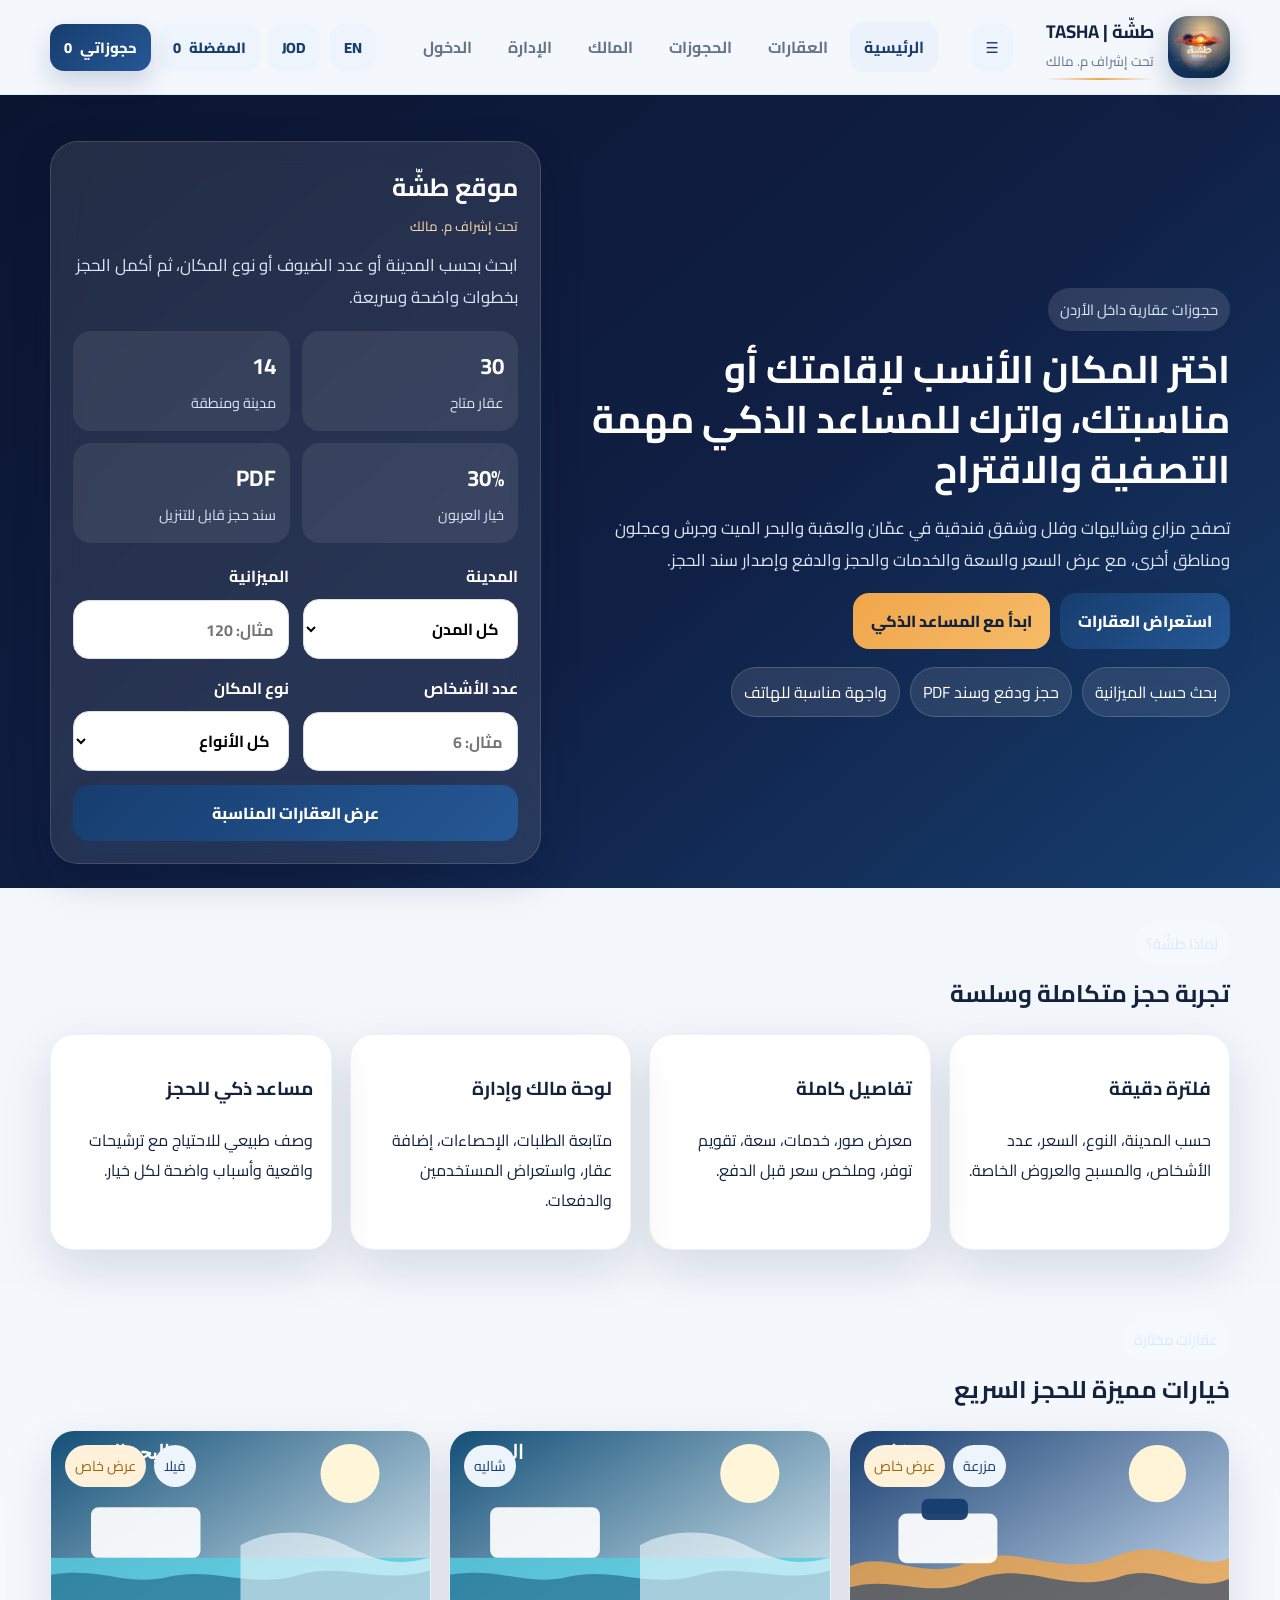
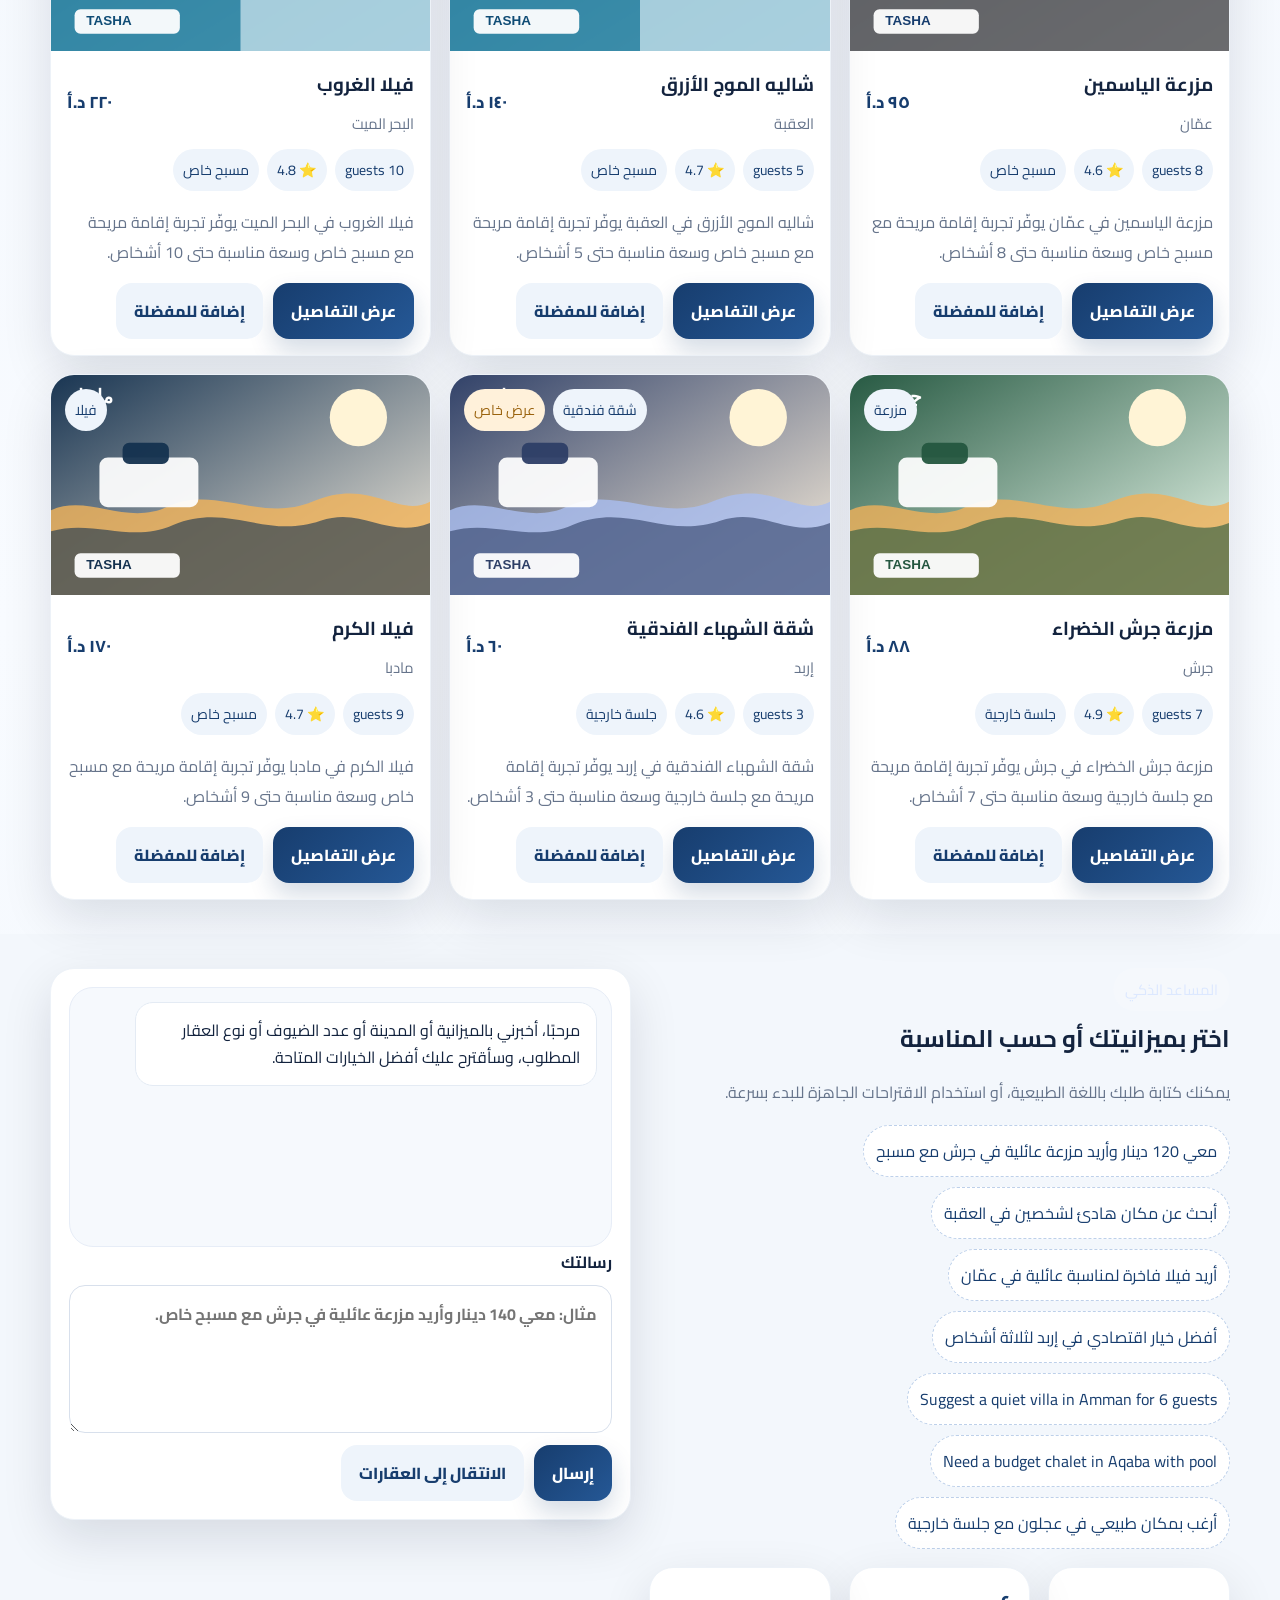
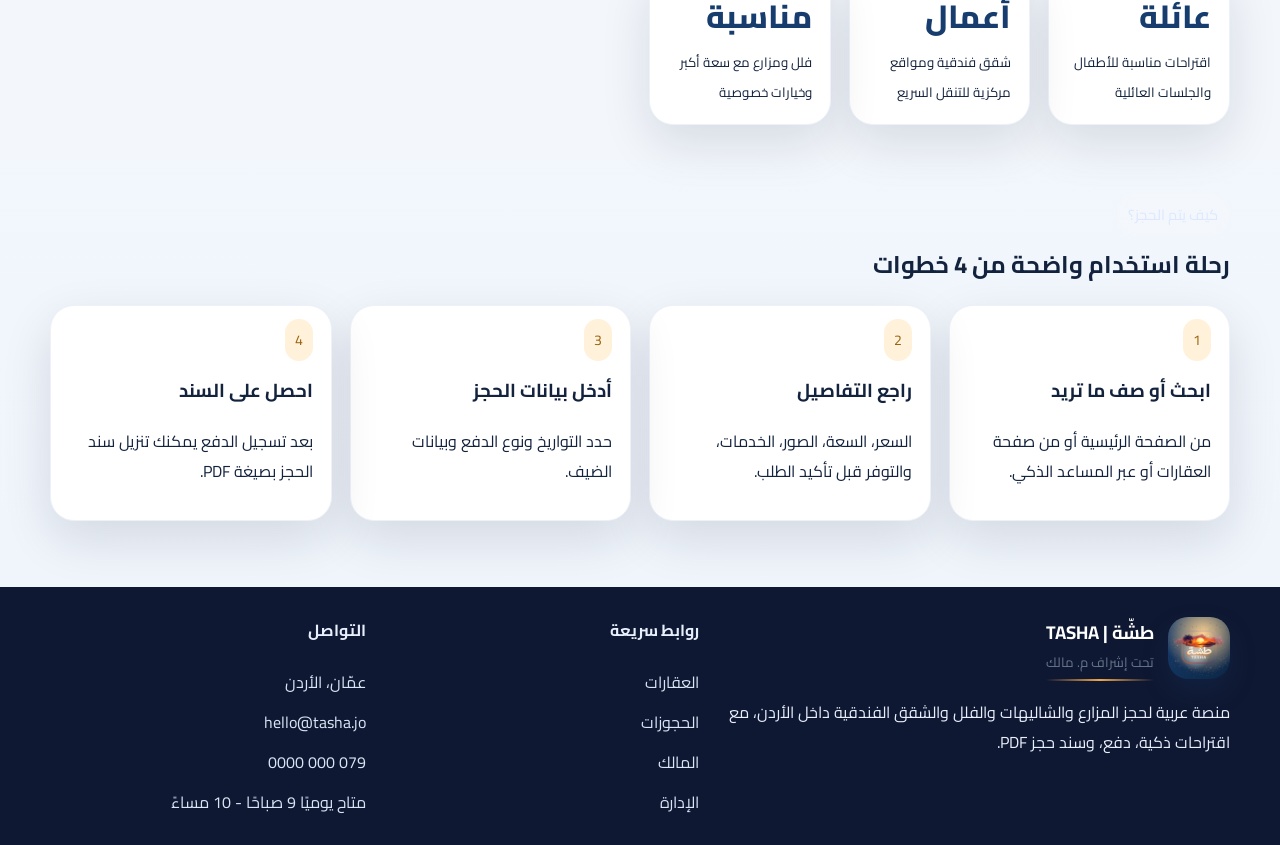
<file: index.html>
<!doctype html><html lang="ar" dir="rtl"><head><meta charset="UTF-8"/><meta name="viewport" content="width=device-width, initial-scale=1.0"/><meta name="theme-color" content="#173d6e"/><link rel="manifest" href="manifest.json"/><title>طشّة | حجوزات عقارية في الأردن</title><link rel="preconnect" href="https://fonts.googleapis.com"><link rel="preconnect" href="https://fonts.gstatic.com" crossorigin><link href="https://fonts.googleapis.com/css2?family=Cairo:wght@400;600;700;800&display=swap" rel="stylesheet"><link rel="stylesheet" href="styles.css"/></head><body><div class="page-shell"><header class="site-header" data-site-header></header><main><section class="hero"><div class="container hero-grid"><div><span class="eyebrow">حجوزات عقارية داخل الأردن</span><h1>اختر المكان الأنسب لإقامتك أو مناسبتك، واترك للمساعد الذكي مهمة التصفية والاقتراح</h1><p>تصفح مزارع وشاليهات وفلل وشقق فندقية في عمّان والعقبة والبحر الميت وجرش وعجلون ومناطق أخرى، مع عرض السعر والسعة والخدمات والحجز والدفع وإصدار سند الحجز.</p><div class="hero-actions"><a href="properties.html" class="btn btn-primary">استعراض العقارات</a><a href="#ai" class="btn btn-accent">ابدأ مع المساعد الذكي</a></div><div class="quick-badges"><span>بحث حسب الميزانية</span><span>حجز ودفع وسند PDF</span><span>واجهة مناسبة للهاتف</span></div></div><div class="hero-panel glass"><div class="hero-panel-grid"><div><strong style="font-size:1.55rem;display:block;margin-bottom:4px">موقع طشّة</strong><small style="display:block;color:#ffe0af;margin-bottom:10px">تحت إشراف م. مالك</small><p style="margin:0">ابحث بحسب المدينة أو عدد الضيوف أو نوع المكان، ثم أكمل الحجز بخطوات واضحة وسريعة.</p></div><div class="mini-kpi"><div><strong id="heroPropertiesCount">0</strong><span>عقار متاح</span></div><div><strong>14</strong><span>مدينة ومنطقة</span></div><div><strong>30%</strong><span>خيار العربون</span></div><div><strong>PDF</strong><span>سند حجز قابل للتنزيل</span></div></div><form id="quickSearchForm" class="form-grid compact"><label>المدينة<select id="quickCity"></select></label><label>الميزانية<input id="quickBudget" type="number" placeholder="مثال: 120"/></label><label>عدد الأشخاص<input id="quickGuests" type="number" placeholder="مثال: 6"/></label><label>نوع المكان<select id="quickType"></select></label><label style="grid-column:1/-1"><button class="btn btn-primary btn-block" type="submit">عرض العقارات المناسبة</button></label></form></div></div></div></section><section class="section alt"><div class="container"><div class="section-head"><span class="section-kicker">لماذا طشّة؟</span><h2>تجربة حجز متكاملة وسلسة</h2></div><div class="feature-grid"><article class="feature-card"><h3>فلترة دقيقة</h3><p>حسب المدينة، النوع، السعر، عدد الأشخاص، والمسبح والعروض الخاصة.</p></article><article class="feature-card"><h3>تفاصيل كاملة</h3><p>معرض صور، خدمات، سعة، تقويم توفر، وملخص سعر قبل الدفع.</p></article><article class="feature-card"><h3>لوحة مالك وإدارة</h3><p>متابعة الطلبات، الإحصاءات، إضافة عقار، واستعراض المستخدمين والدفعات.</p></article><article class="feature-card"><h3>مساعد ذكي للحجز</h3><p>وصف طبيعي للاحتياج مع ترشيحات واقعية وأسباب واضحة لكل خيار.</p></article></div></div></section><section class="section"><div class="container"><div class="section-head"><span class="section-kicker">عقارات مختارة</span><h2>خيارات مميزة للحجز السريع</h2></div><div class="cards-grid" id="featuredGrid"></div></div></section><section class="section alt" id="ai"><div class="container ai-grid"><div><div class="section-head"><span class="section-kicker">المساعد الذكي</span><h2>اختر بميزانيتك أو حسب المناسبة</h2><p>يمكنك كتابة طلبك باللغة الطبيعية، أو استخدام الاقتراحات الجاهزة للبدء بسرعة.</p></div><div class="chip-row" id="sampleChips"></div><div class="stats-grid" style="margin-top:18px"><article class="stat-card"><div class="kpi">عائلة</div><small>اقتراحات مناسبة للأطفال والجلسات العائلية</small></article><article class="stat-card"><div class="kpi">أعمال</div><small>شقق فندقية ومواقع مركزية للتنقل السريع</small></article><article class="stat-card"><div class="kpi">مناسبة</div><small>فلل ومزارع مع سعة أكبر وخيارات خصوصية</small></article></div></div><div class="panel"><div class="chat-window" id="aiResult"><div class="chat-bubble ai">مرحبًا، أخبرني بالميزانية أو المدينة أو عدد الضيوف أو نوع العقار المطلوب، وسأقترح عليك أفضل الخيارات المتاحة.</div></div><label>رسالتك<textarea id="aiPrompt" rows="4" placeholder="مثال: معي 140 دينار وأريد مزرعة عائلية في جرش مع مسبح خاص."></textarea></label><div class="chat-actions"><button id="runAiBtn" class="btn btn-primary">إرسال</button><a href="properties.html" class="btn btn-secondary">الانتقال إلى العقارات</a></div></div></div></section><section class="section"><div class="container"><div class="section-head"><span class="section-kicker">كيف يتم الحجز؟</span><h2>رحلة استخدام واضحة من 4 خطوات</h2></div><div class="steps-grid"><div class="step-card"><span class="badge accent">1</span><h3>ابحث أو صف ما تريد</h3><p>من الصفحة الرئيسية أو من صفحة العقارات أو عبر المساعد الذكي.</p></div><div class="step-card"><span class="badge accent">2</span><h3>راجع التفاصيل</h3><p>السعر، السعة، الصور، الخدمات، والتوفر قبل تأكيد الطلب.</p></div><div class="step-card"><span class="badge accent">3</span><h3>أدخل بيانات الحجز</h3><p>حدد التواريخ ونوع الدفع وبيانات الضيف.</p></div><div class="step-card"><span class="badge accent">4</span><h3>احصل على السند</h3><p>بعد تسجيل الدفع يمكنك تنزيل سند الحجز بصيغة PDF.</p></div></div></div></section></main><footer class="footer" data-site-footer></footer></div><script src="data.js"></script><script src="app.js"></script><script src="index.js"></script></body></html>
</file>
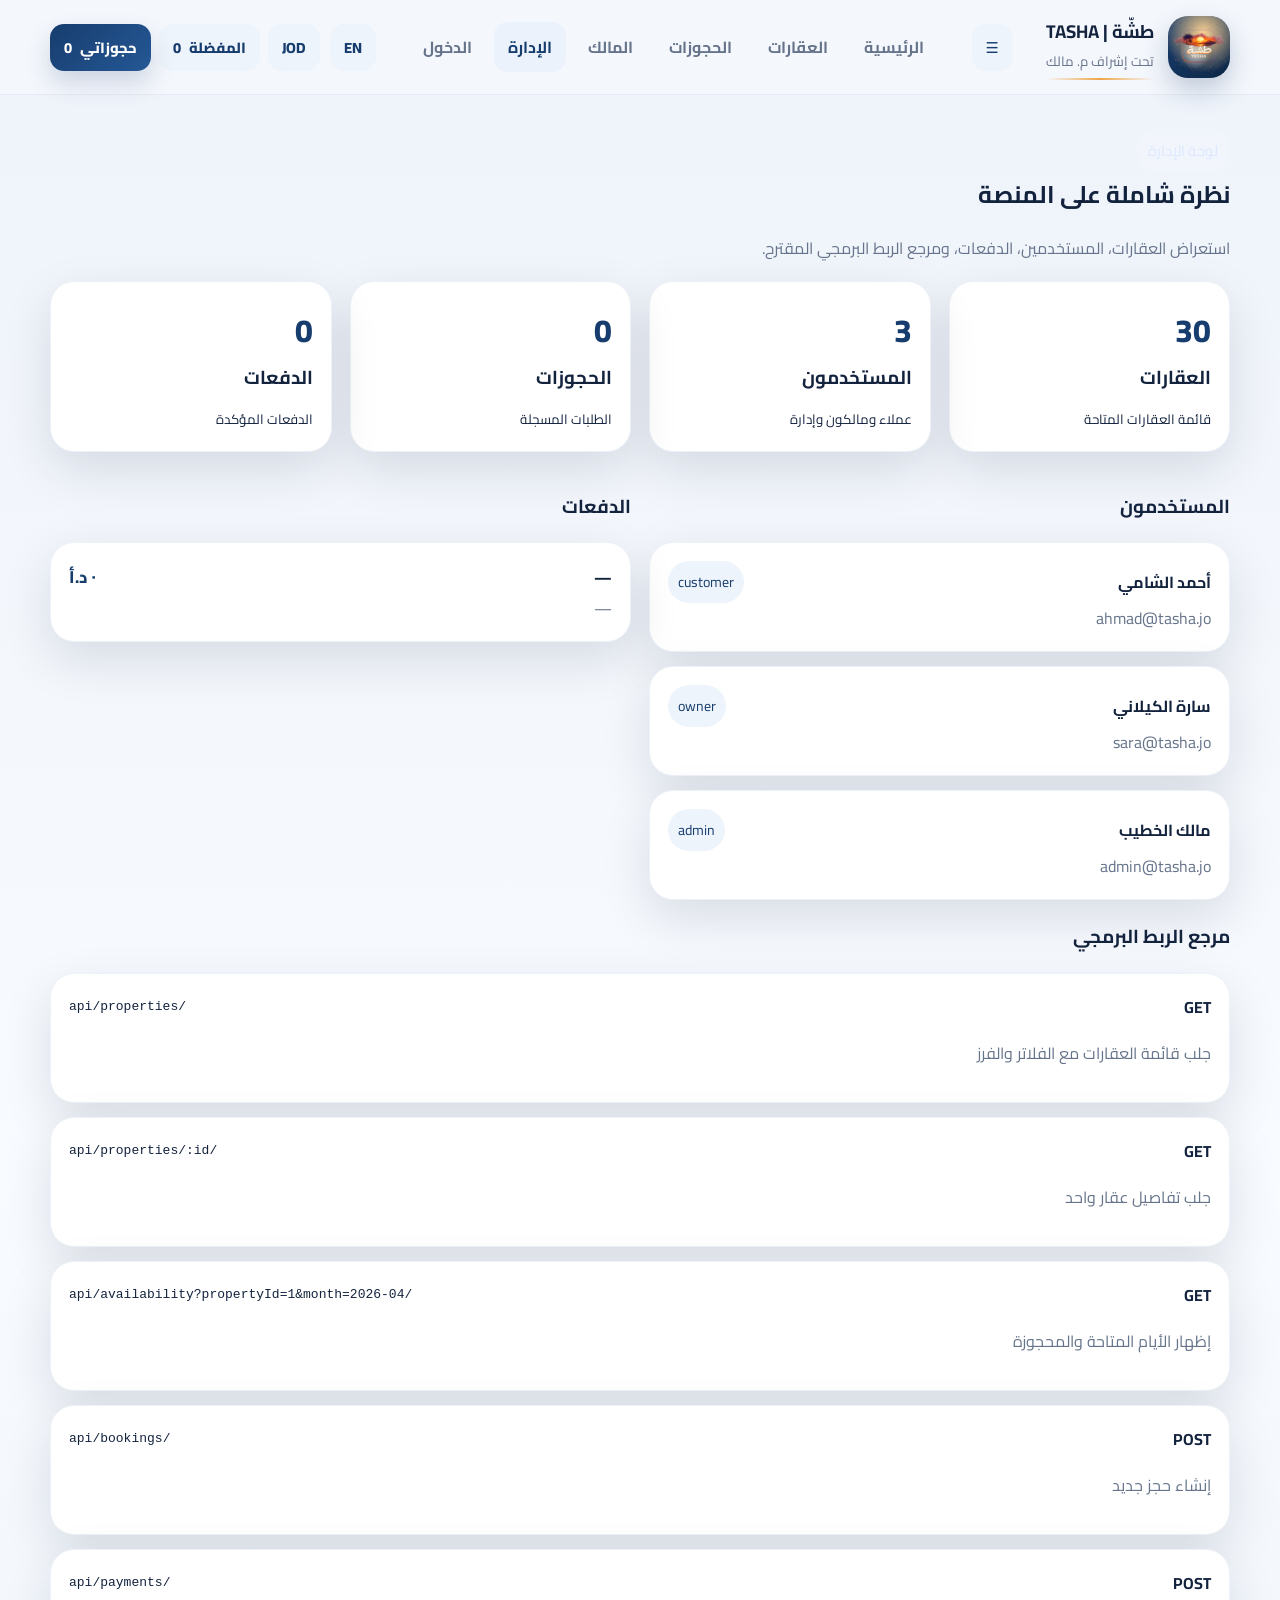
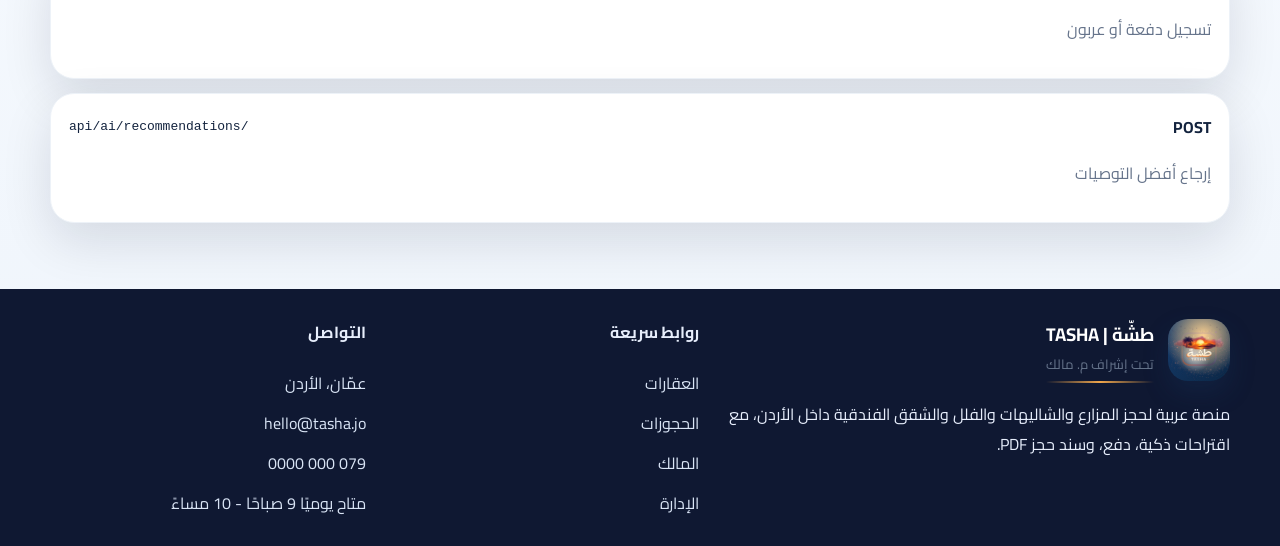
<file: admin-dashboard.html>
<!doctype html><html lang="ar" dir="rtl"><head><meta charset="UTF-8"/><meta name="viewport" content="width=device-width, initial-scale=1.0"/><meta name="theme-color" content="#173d6e"/><link rel="manifest" href="manifest.json"/><title>لوحة الإدارة | طشّة</title><link rel="preconnect" href="https://fonts.googleapis.com"><link rel="preconnect" href="https://fonts.gstatic.com" crossorigin><link href="https://fonts.googleapis.com/css2?family=Cairo:wght@400;600;700;800&display=swap" rel="stylesheet"><link rel="stylesheet" href="styles.css"/></head><body><div class="page-shell"><header class="site-header" data-site-header></header><main><section class="page-hero"><div class="container"><div class="section-head"><span class="section-kicker">لوحة الإدارة</span><h1 style="margin:0">نظرة شاملة على المنصة</h1><p>استعراض العقارات، المستخدمين، الدفعات، ومرجع الربط البرمجي المقترح.</p></div><div class="dashboard-grid" id="adminCards"></div><div class="owner-grid" style="margin-top:18px"><div><h3>المستخدمون</h3><div class="table-list" id="adminUsers"></div></div><div><h3>الدفعات</h3><div class="table-list" id="adminPayments"></div></div></div><div style="margin-top:18px"><h3>مرجع الربط البرمجي</h3><div class="table-list" id="adminApi"></div></div></div></section></main><footer class="footer" data-site-footer></footer></div><script src="data.js"></script><script src="app.js"></script><script src="admin.js"></script></body></html>
</file>
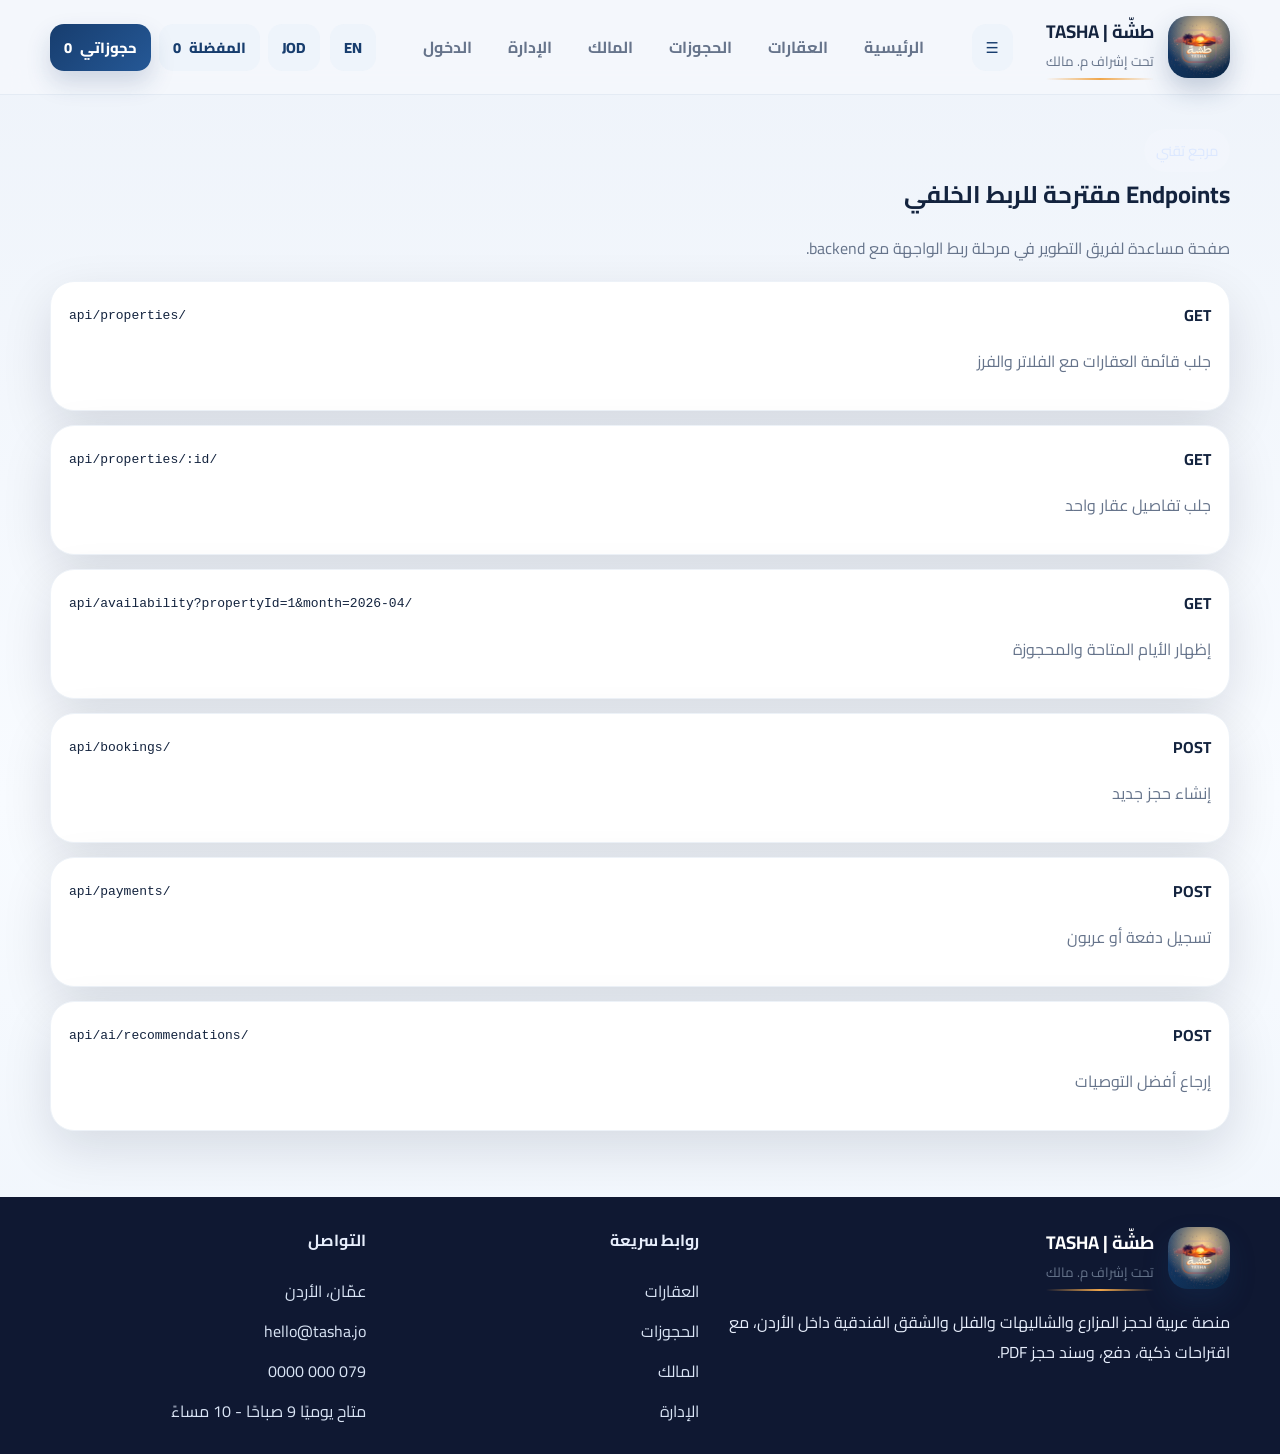
<file: api-reference.html>
<!doctype html><html lang="ar" dir="rtl"><head><meta charset="UTF-8"/><meta name="viewport" content="width=device-width, initial-scale=1.0"/><meta name="theme-color" content="#173d6e"/><link rel="manifest" href="manifest.json"/><title>مرجع API | طشّة</title><link rel="preconnect" href="https://fonts.googleapis.com"><link rel="preconnect" href="https://fonts.gstatic.com" crossorigin><link href="https://fonts.googleapis.com/css2?family=Cairo:wght@400;600;700;800&display=swap" rel="stylesheet"><link rel="stylesheet" href="styles.css"/></head><body><div class="page-shell"><header class="site-header" data-site-header></header><main><section class="page-hero"><div class="container"><div class="section-head"><span class="section-kicker">مرجع تقني</span><h1 style="margin:0">Endpoints مقترحة للربط الخلفي</h1><p>صفحة مساعدة لفريق التطوير في مرحلة ربط الواجهة مع backend.</p></div><div class="table-list" id="adminApi"></div></div></section></main><footer class="footer" data-site-footer></footer></div><script src="data.js"></script><script src="app.js"></script><script>window.addEventListener("DOMContentLoaded",()=>{qs("#adminApi").innerHTML=getApiExamples().endpoints.map(e=>`<div class="panel"><div class="row-between"><strong>${e.method}</strong><code>${e.url}</code></div><p class="muted">${e.description}</p></div>`).join("")})</script></body></html>
</file>
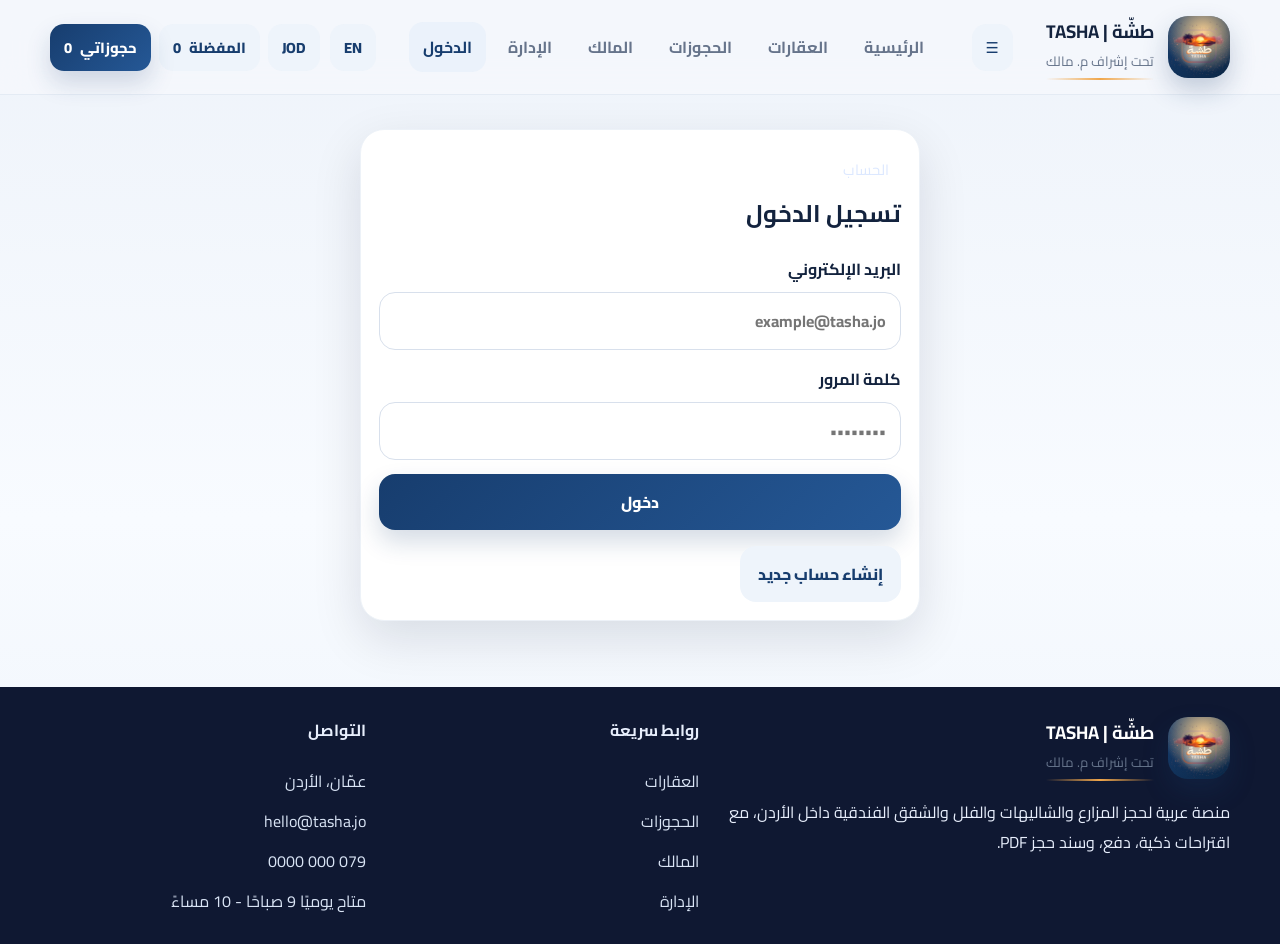
<file: login.html>
<!doctype html><html lang="ar" dir="rtl"><head><meta charset="UTF-8"/><meta name="viewport" content="width=device-width, initial-scale=1.0"/><meta name="theme-color" content="#173d6e"/><link rel="manifest" href="manifest.json"/><title>تسجيل الدخول | طشّة</title><link rel="preconnect" href="https://fonts.googleapis.com"><link rel="preconnect" href="https://fonts.gstatic.com" crossorigin><link href="https://fonts.googleapis.com/css2?family=Cairo:wght@400;600;700;800&display=swap" rel="stylesheet"><link rel="stylesheet" href="styles.css"/></head><body><div class="page-shell"><header class="site-header" data-site-header></header><main><section class="page-hero"><div class="container" style="max-width:560px"><div class="panel"><div class="section-head"><span class="section-kicker">الحساب</span><h1 style="margin:0">تسجيل الدخول</h1></div><form id="loginForm" class="form-grid" style="grid-template-columns:1fr"><label>البريد الإلكتروني<input type="email" name="email" required placeholder="example@tasha.jo"></label><label>كلمة المرور<input type="password" name="password" required placeholder="••••••••"></label><button class="btn btn-primary btn-block">دخول</button></form><div id="loginMessage" style="margin-top:12px"></div><div class="chat-actions" style="margin-top:16px"><a class="btn btn-secondary" href="register.html">إنشاء حساب جديد</a></div></div></div></section></main><footer class="footer" data-site-footer></footer></div><script src="data.js"></script><script src="app.js"></script><script src="login.js"></script></body></html>
</file>
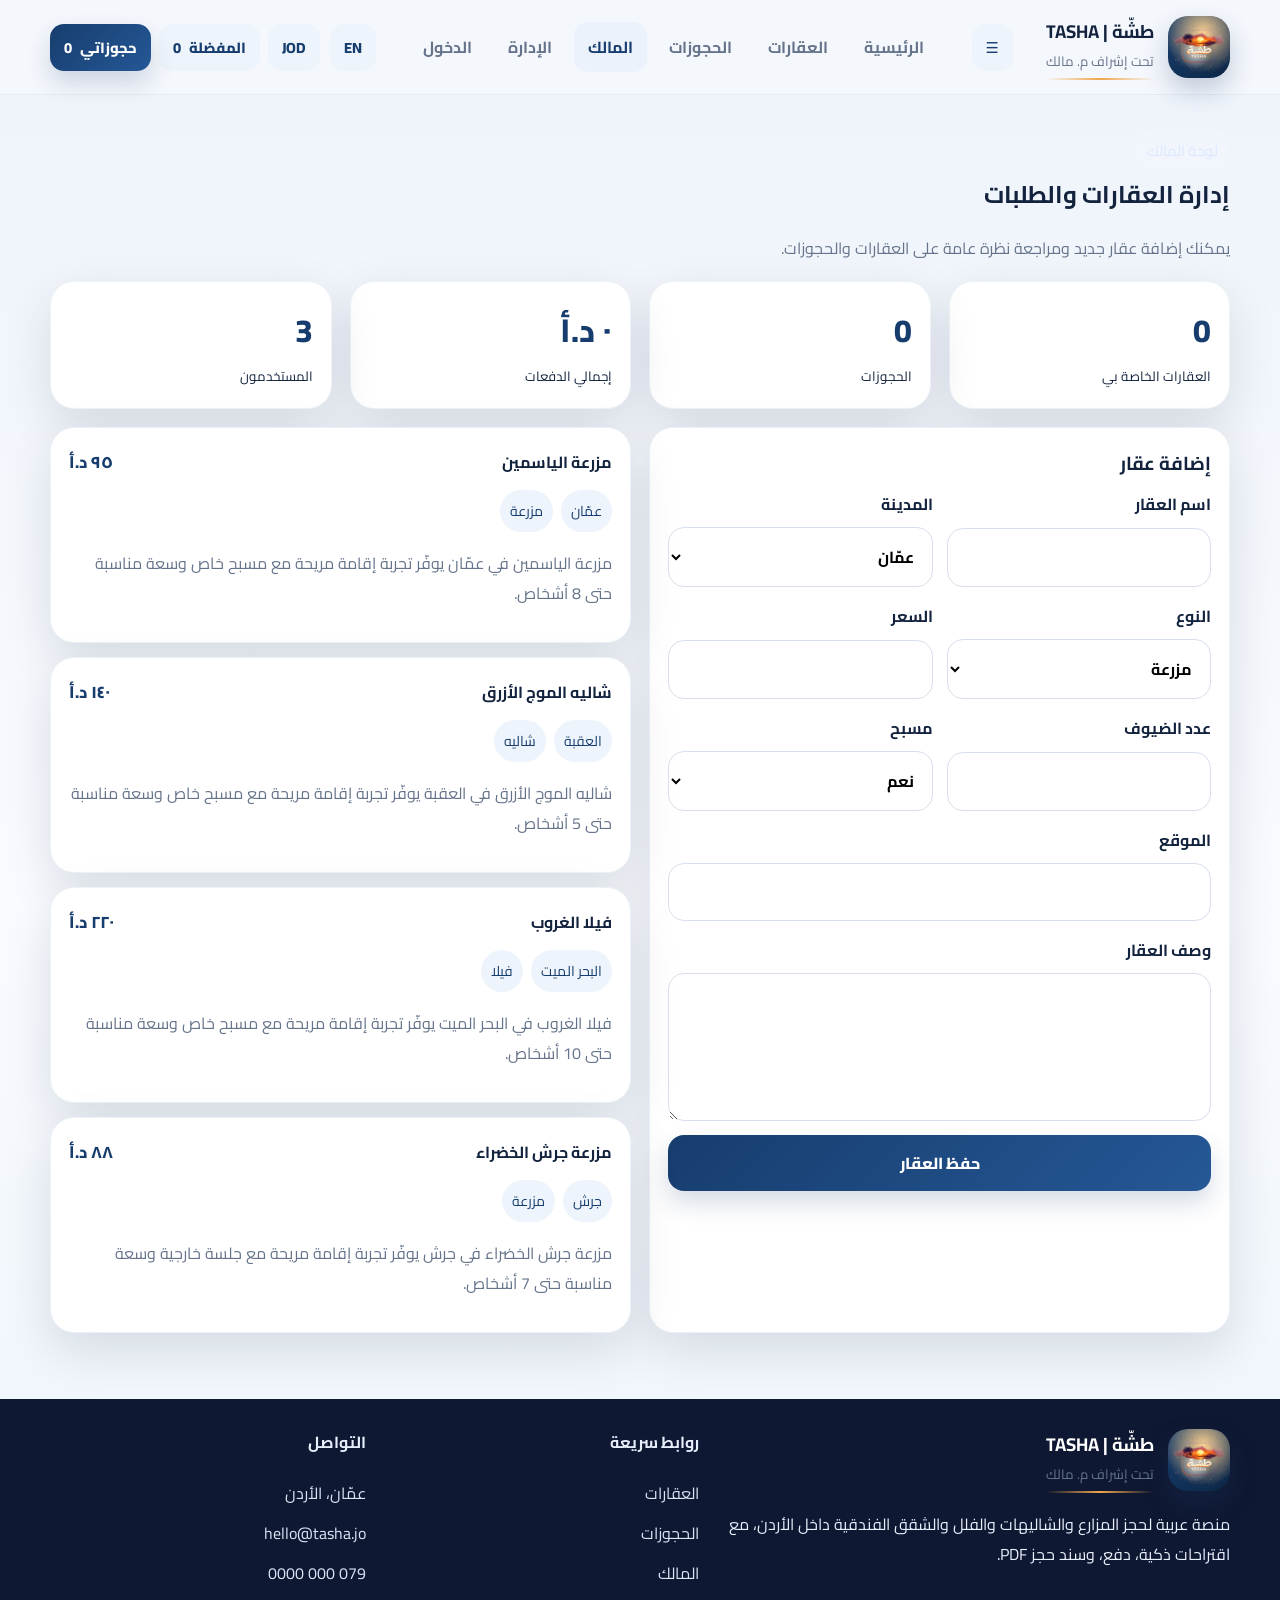
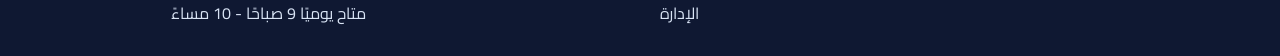
<file: owner-dashboard.html>
<!doctype html><html lang="ar" dir="rtl"><head><meta charset="UTF-8"/><meta name="viewport" content="width=device-width, initial-scale=1.0"/><meta name="theme-color" content="#173d6e"/><link rel="manifest" href="manifest.json"/><title>لوحة المالك | طشّة</title><link rel="preconnect" href="https://fonts.googleapis.com"><link rel="preconnect" href="https://fonts.gstatic.com" crossorigin><link href="https://fonts.googleapis.com/css2?family=Cairo:wght@400;600;700;800&display=swap" rel="stylesheet"><link rel="stylesheet" href="styles.css"/></head><body><div class="page-shell"><header class="site-header" data-site-header></header><main><section class="page-hero"><div class="container"><div class="section-head"><span class="section-kicker">لوحة المالك</span><h1 style="margin:0">إدارة العقارات والطلبات</h1><p>يمكنك إضافة عقار جديد ومراجعة نظرة عامة على العقارات والحجوزات.</p></div><div class="dashboard-grid"><div class="panel"><div class="kpi" id="ownerListingsCount">0</div><small>العقارات الخاصة بي</small></div><div class="panel"><div class="kpi" id="ownerBookingsCount">0</div><small>الحجوزات</small></div><div class="panel"><div class="kpi" id="ownerRevenueCount">0</div><small>إجمالي الدفعات</small></div><div class="panel"><div class="kpi" data-users-count>0</div><small>المستخدمون</small></div></div><div class="owner-grid" style="margin-top:18px"><div class="panel"><h3>إضافة عقار</h3><form id="ownerForm" class="form-grid"><label>اسم العقار<input name="name" required></label><label>المدينة<select name="city"><option>عمّان</option><option>العقبة</option><option>جرش</option><option>إربد</option><option>عجلون</option><option>الزرقاء</option><option>الكرك</option></select></label><label>النوع<select name="type"><option>مزرعة</option><option>شاليه</option><option>فيلا</option><option>شقة فندقية</option><option>منتجع</option></select></label><label>السعر<input name="price" type="number" required></label><label>عدد الضيوف<input name="guests" type="number" required></label><label>مسبح<select name="pool"><option value="yes">نعم</option><option value="no">لا</option></select></label><label style="grid-column:1/-1">الموقع<input name="location"></label><label style="grid-column:1/-1">وصف العقار<textarea name="description" rows="4"></textarea></label><label style="grid-column:1/-1"><button class="btn btn-primary btn-block">حفظ العقار</button></label></form><div id="ownerMessage" style="margin-top:12px"></div></div><div><div class="table-list" id="ownerListings"></div></div></div></div></section></main><footer class="footer" data-site-footer></footer></div><script src="data.js"></script><script src="app.js"></script><script src="owner.js"></script></body></html>
</file>
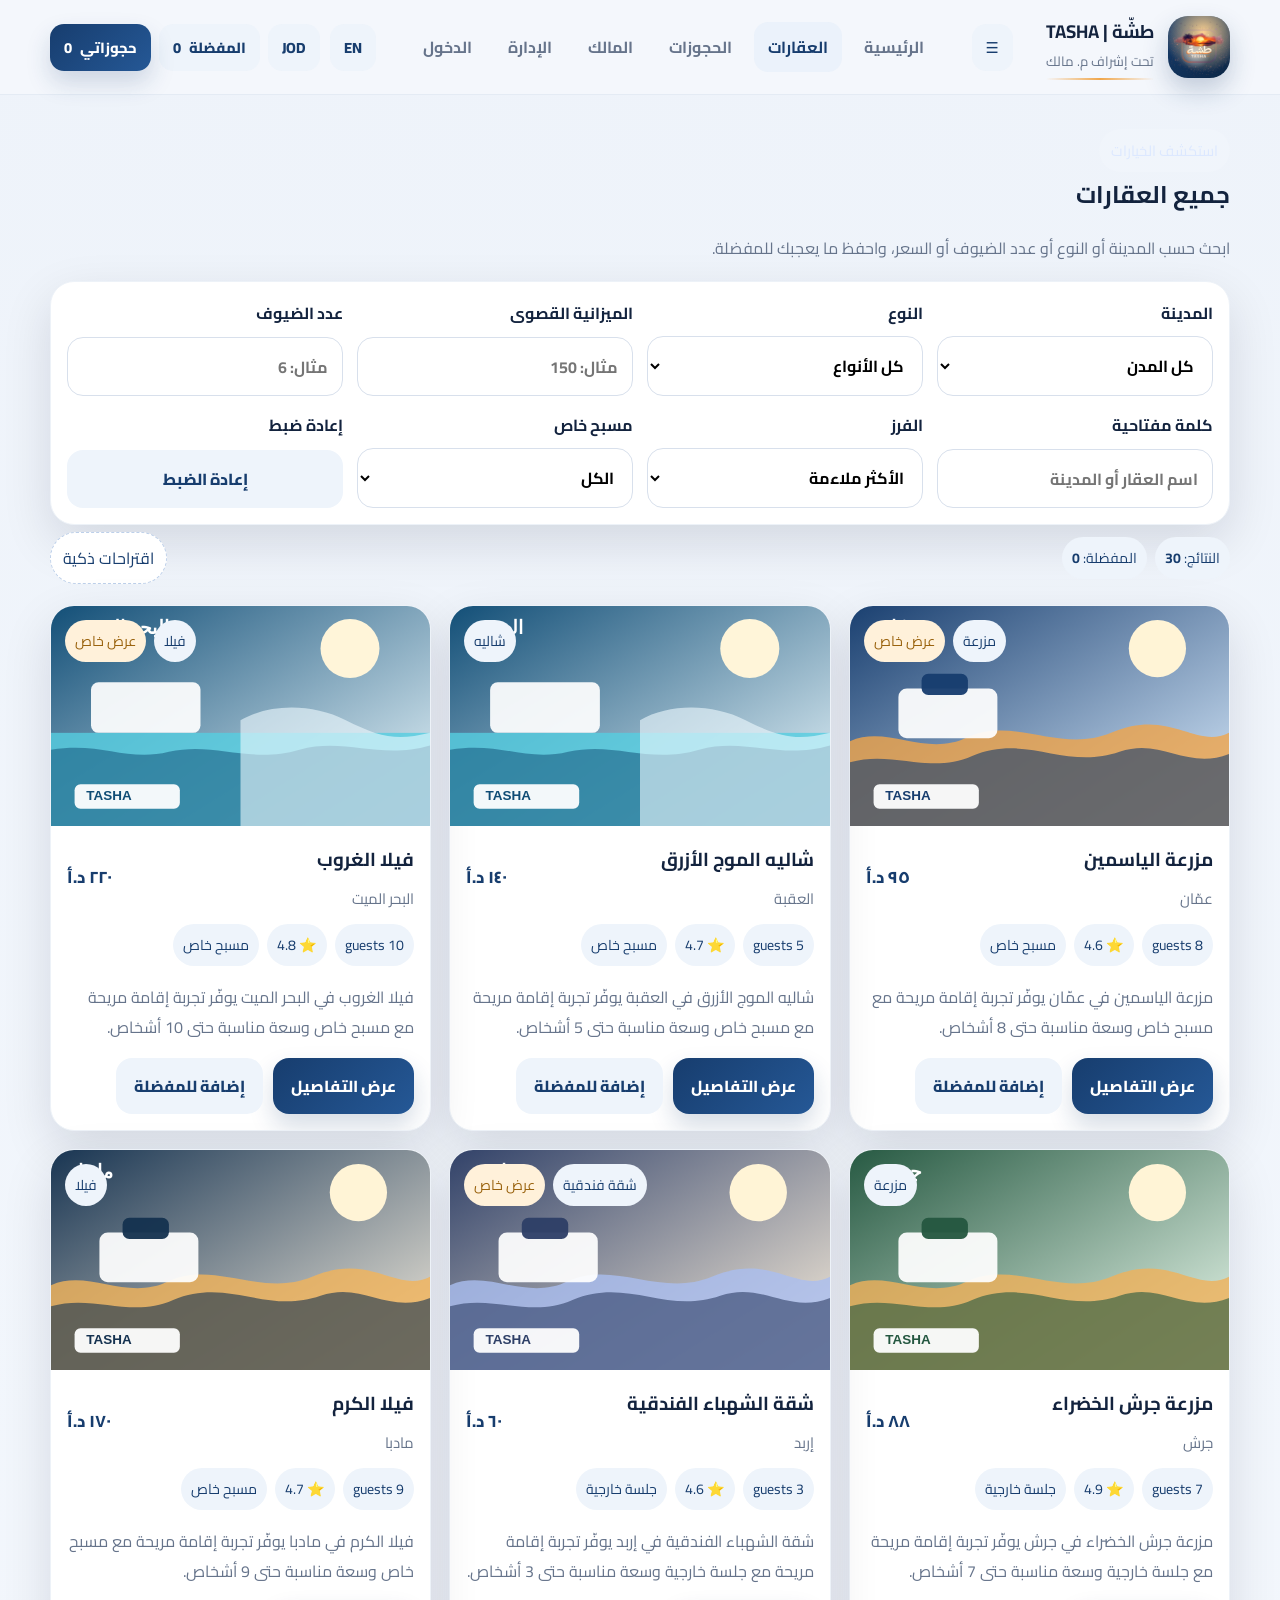
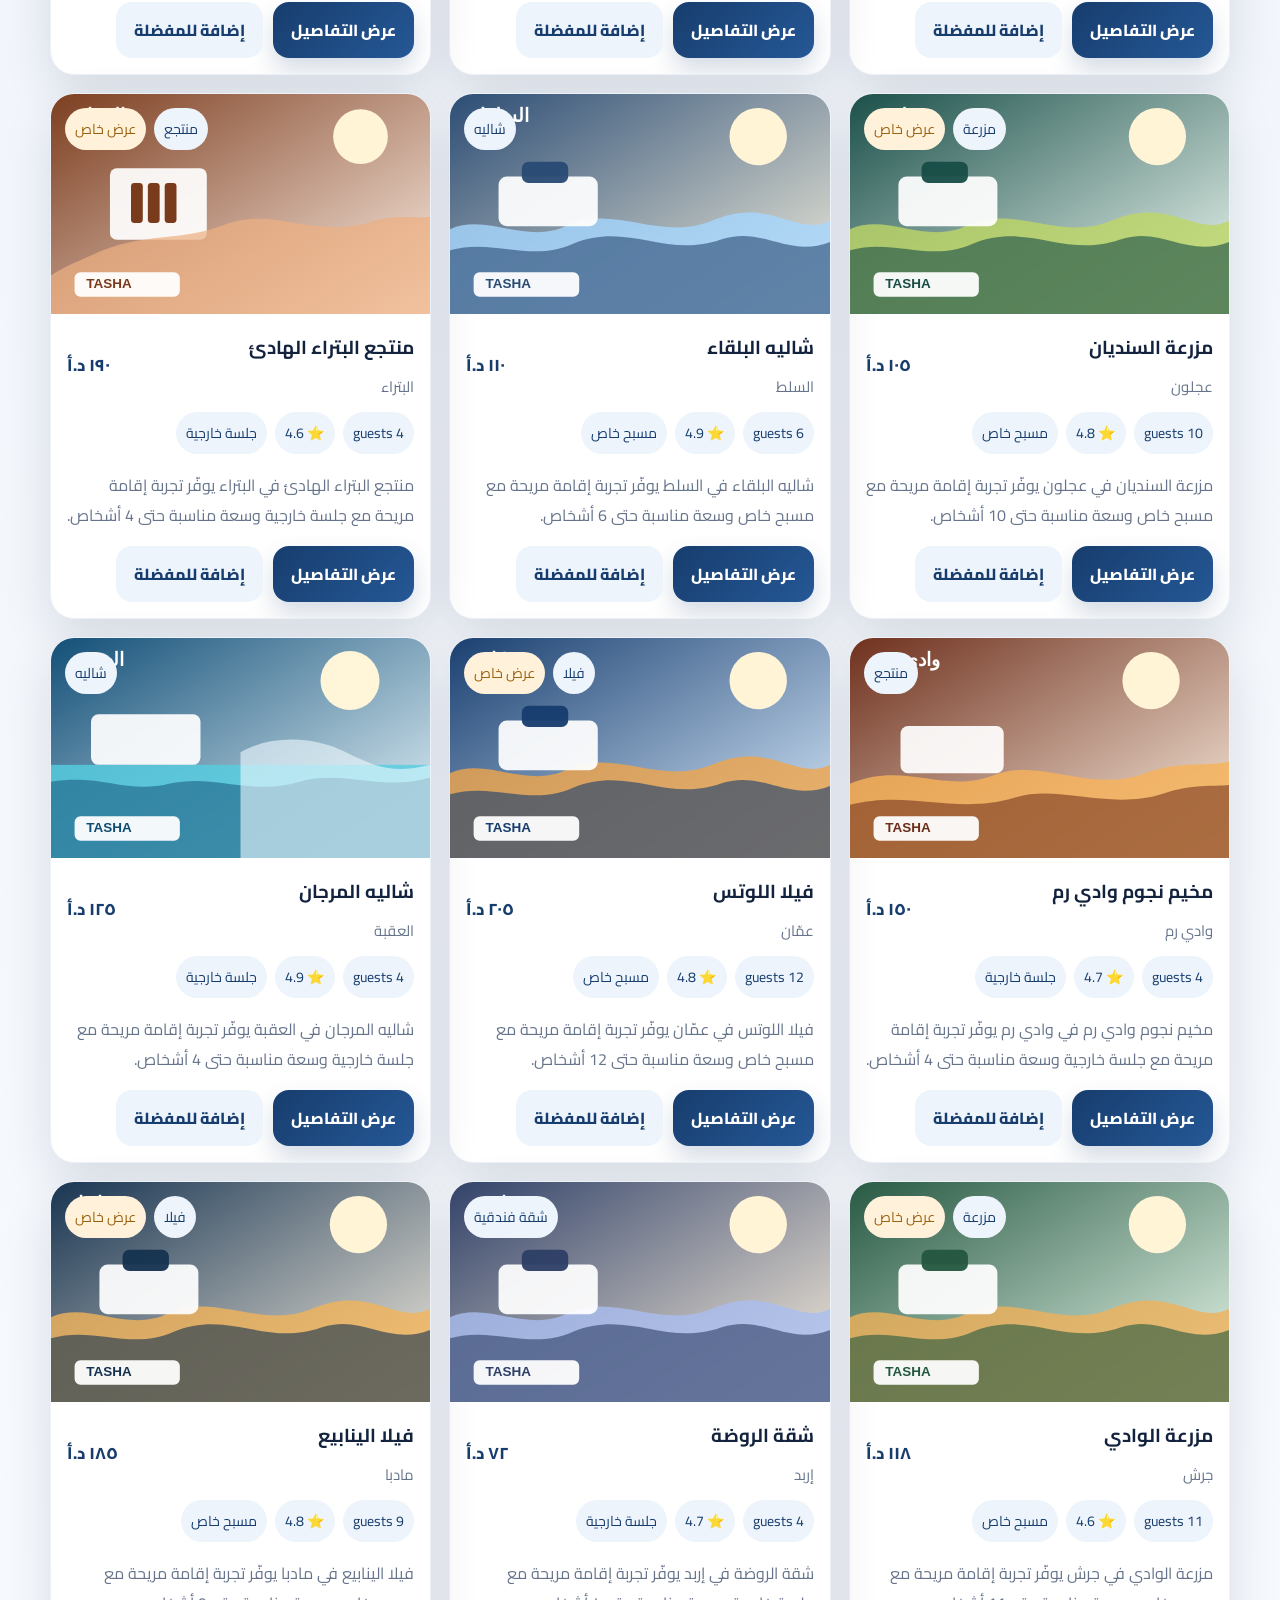
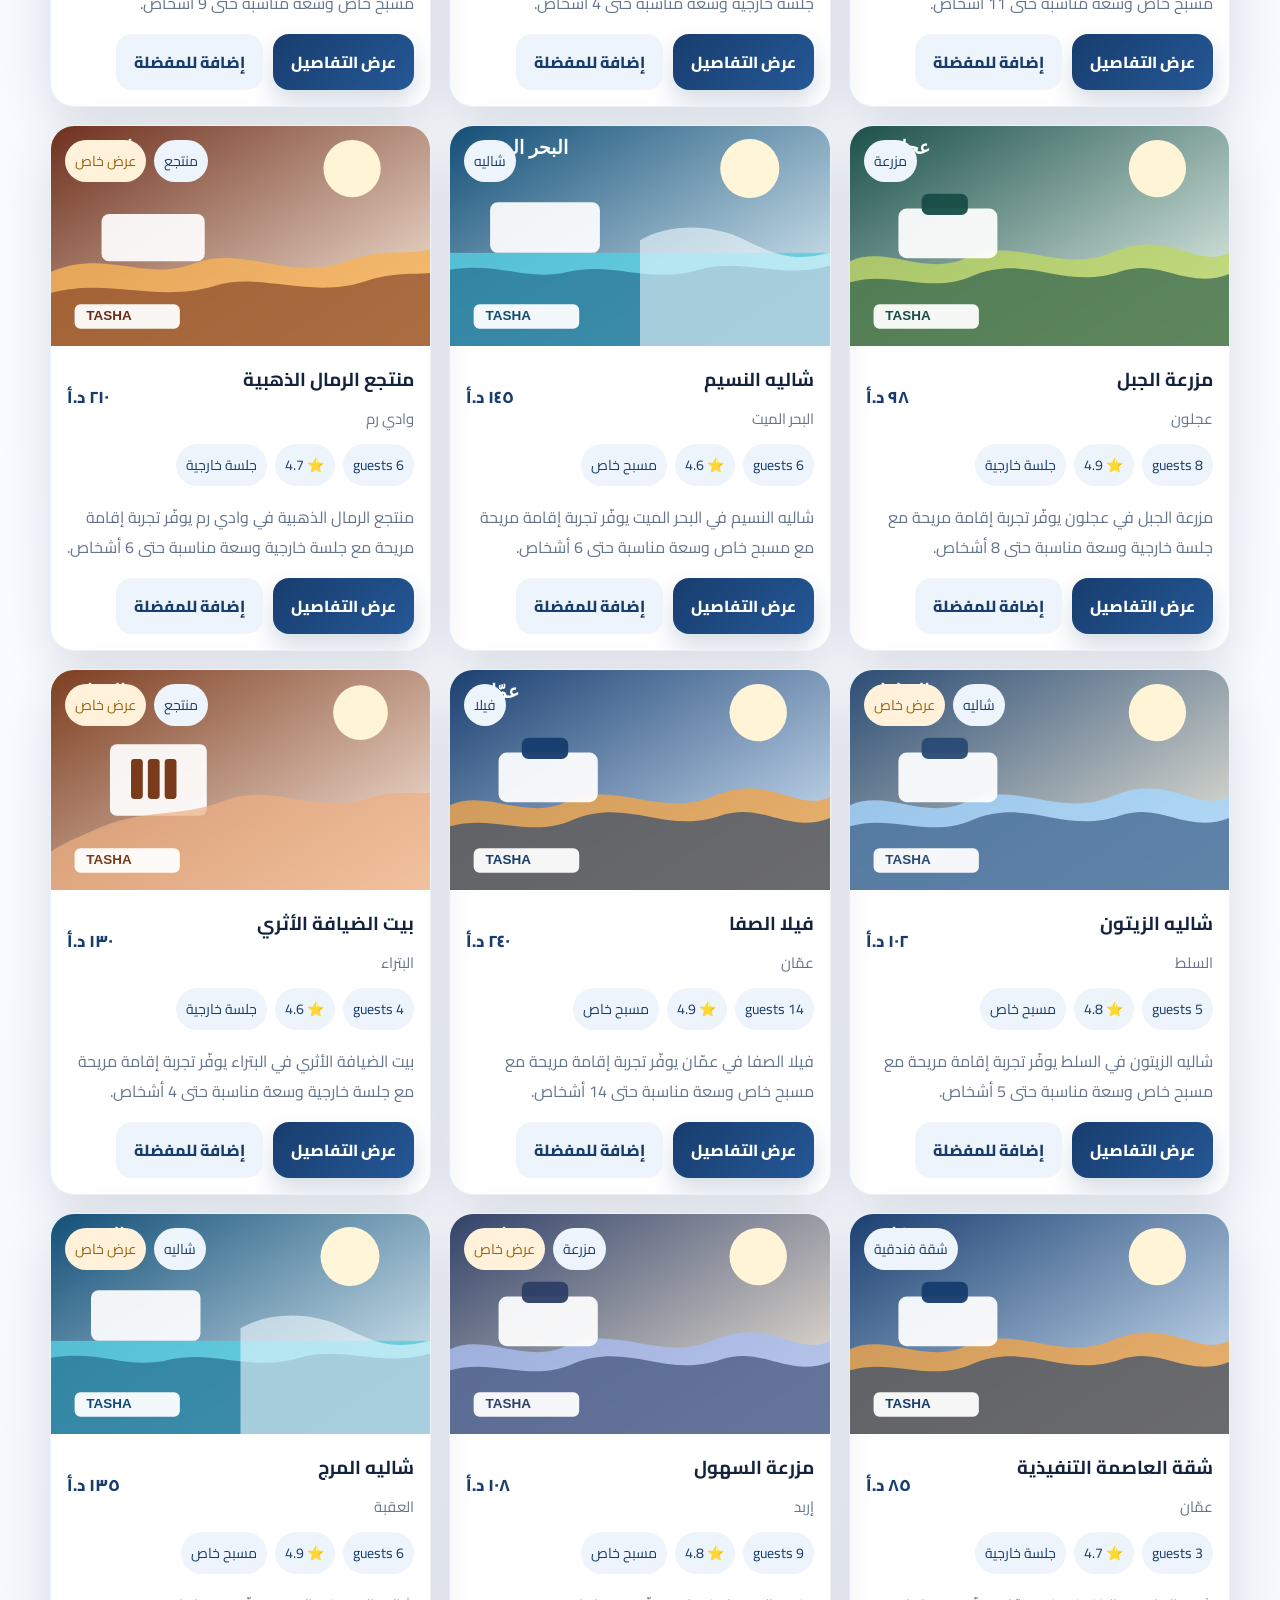
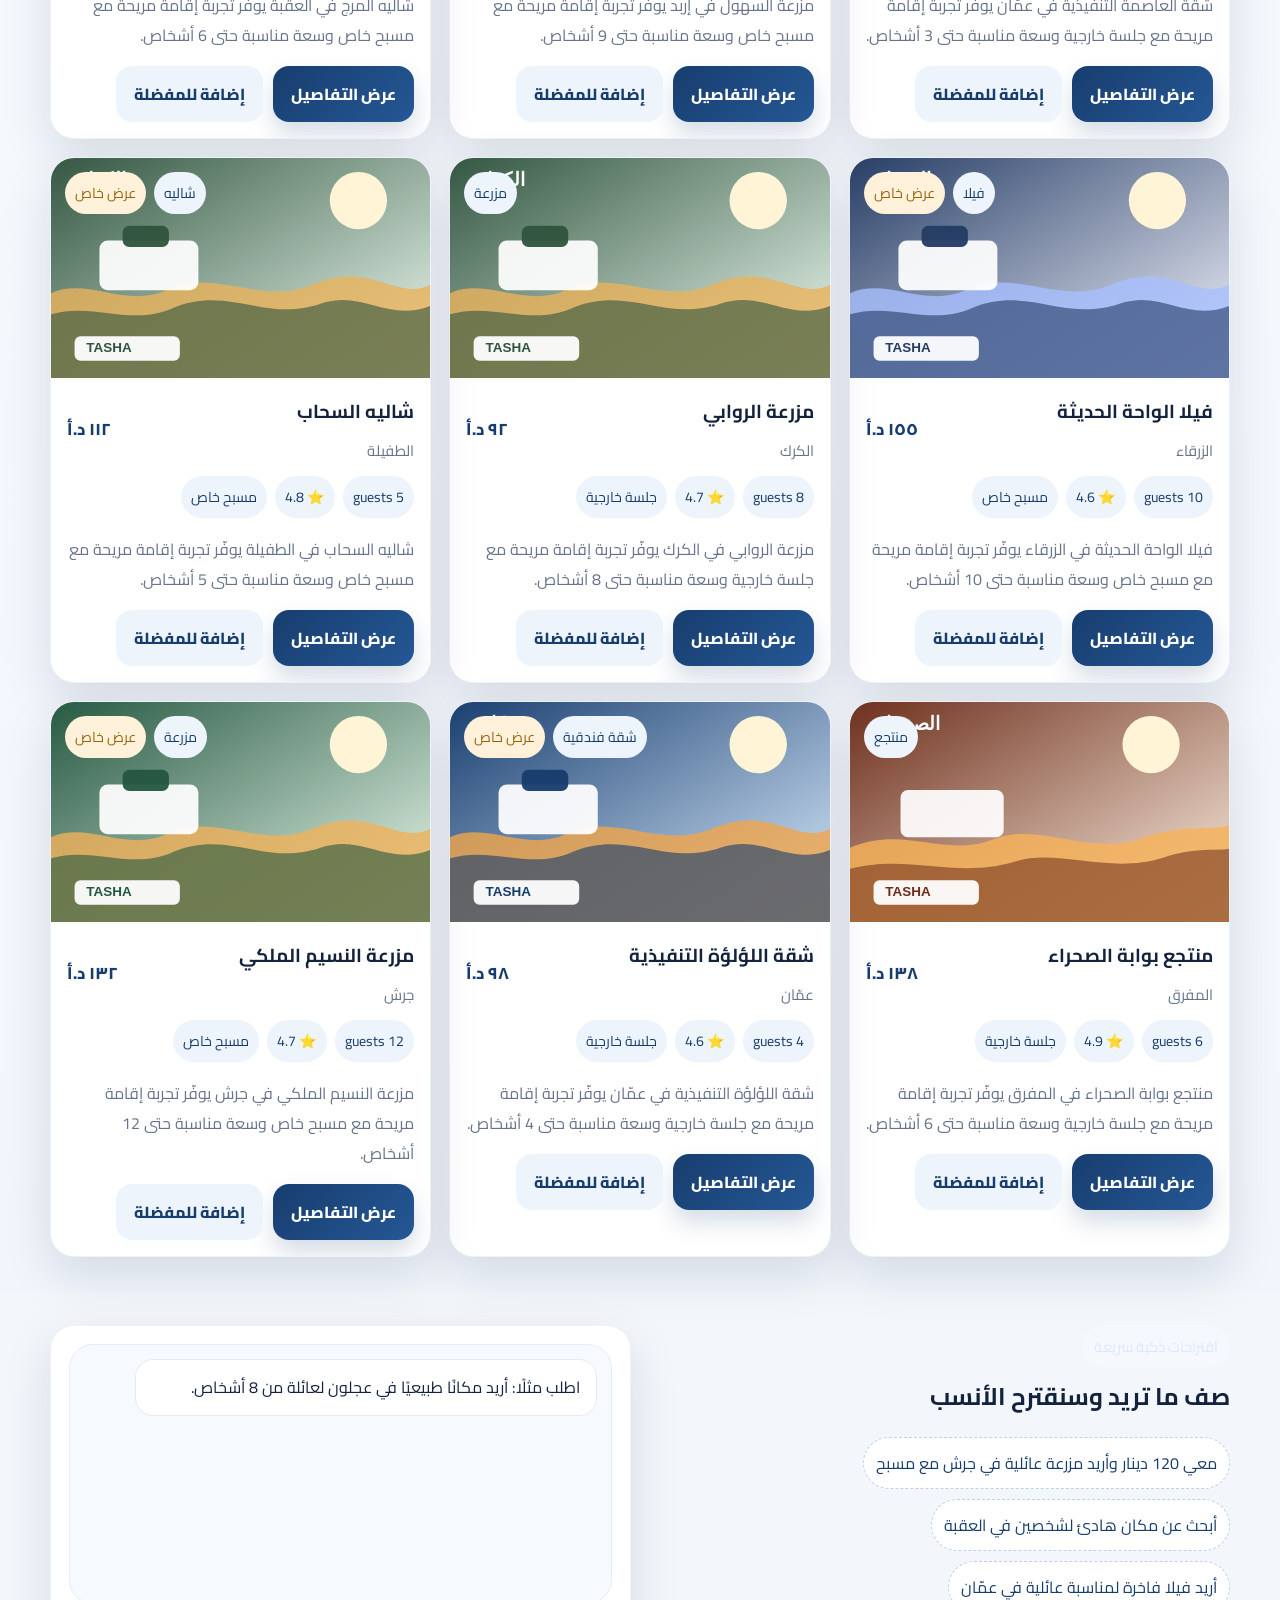
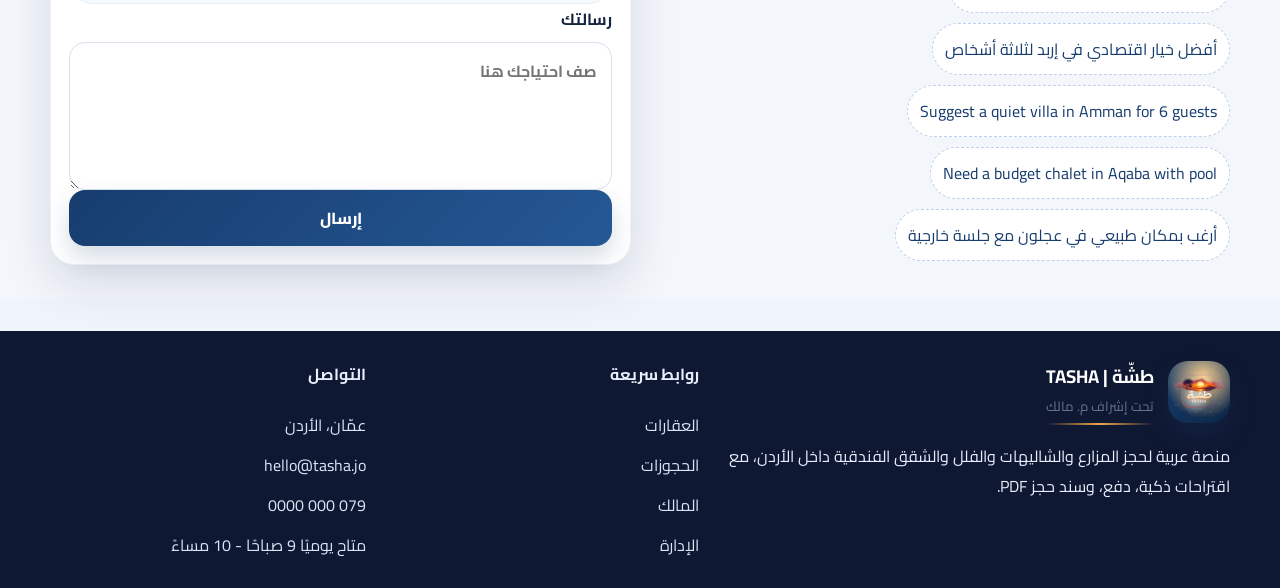
<file: properties.html>
<!doctype html><html lang="ar" dir="rtl"><head><meta charset="UTF-8"/><meta name="viewport" content="width=device-width, initial-scale=1.0"/><meta name="theme-color" content="#173d6e"/><link rel="manifest" href="manifest.json"/><title>العقارات | طشّة</title><link rel="preconnect" href="https://fonts.googleapis.com"><link rel="preconnect" href="https://fonts.gstatic.com" crossorigin><link href="https://fonts.googleapis.com/css2?family=Cairo:wght@400;600;700;800&display=swap" rel="stylesheet"><link rel="stylesheet" href="styles.css"/></head><body><div class="page-shell"><header class="site-header" data-site-header></header><main><section class="page-hero"><div class="container"><div class="section-head"><span class="section-kicker">استكشف الخيارات</span><h1 style="margin:0">جميع العقارات</h1><p>ابحث حسب المدينة أو النوع أو عدد الضيوف أو السعر، واحفظ ما يعجبك للمفضلة.</p></div><div class="filter-bar"><form id="filtersForm" class="form-grid compact"><label>المدينة<select id="cityFilter"></select></label><label>النوع<select id="typeFilter"></select></label><label>الميزانية القصوى<input id="budgetFilter" type="number" placeholder="مثال: 150"></label><label>عدد الضيوف<input id="guestsFilter" type="number" placeholder="مثال: 6"></label><label>كلمة مفتاحية<input id="searchFilter" type="text" placeholder="اسم العقار أو المدينة"></label><label>الفرز<select id="sortFilter"><option value="recommended">الأكثر ملاءمة</option><option value="price-asc">الأقل سعرًا</option><option value="price-desc">الأعلى سعرًا</option><option value="rating">الأعلى تقييمًا</option></select></label><label><span>مسبح خاص</span><select id="poolFilter"><option value="">الكل</option><option value="yes">نعم</option></select></label><label><span>إعادة ضبط</span><button class="btn btn-secondary btn-block" type="button" id="resetFilters">إعادة الضبط</button></label></form></div><div class="row-between" style="margin-bottom:14px"><div class="meta-list"><span class="meta-item">النتائج: <strong id="resultsCount">0</strong></span><span class="meta-item">المفضلة: <strong data-favorites-count>0</strong></span></div><div class="chip-row"><button class="sample-chip" id="openAiFromProperties">اقتراحات ذكية</button></div></div><div class="cards-grid" id="propertiesGrid"></div></div></section><section class="section alt" id="propertiesAiSection"><div class="container ai-grid"><div><div class="section-head"><span class="section-kicker">اقتراحات ذكية سريعة</span><h2>صف ما تريد وسنقترح الأنسب</h2></div><div class="chip-row" id="propertiesAiChips"></div></div><div class="panel"><div class="chat-window" id="aiResult"><div class="chat-bubble ai">اطلب مثلًا: أريد مكانًا طبيعيًا في عجلون لعائلة من 8 أشخاص.</div></div><label>رسالتك<textarea id="aiPrompt" rows="4" placeholder="صف احتياجك هنا"></textarea></label><button id="runAiBtn" class="btn btn-primary btn-block">إرسال</button></div></div></section></main><footer class="footer" data-site-footer></footer></div><script src="data.js"></script><script src="app.js"></script><script src="properties.js"></script></body></html>
</file>
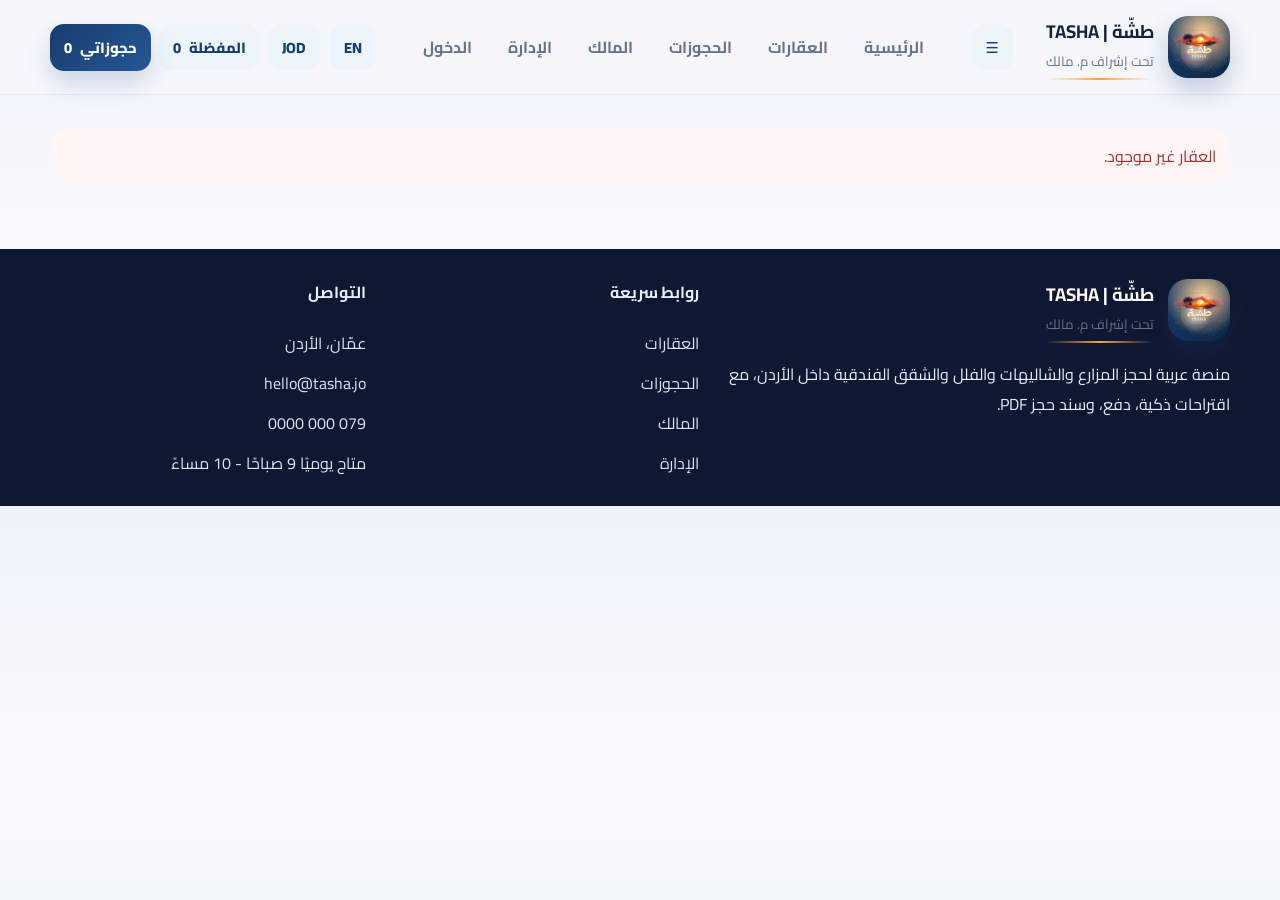
<file: property.html>
<!doctype html><html lang="ar" dir="rtl"><head><meta charset="UTF-8"/><meta name="viewport" content="width=device-width, initial-scale=1.0"/><meta name="theme-color" content="#173d6e"/><link rel="manifest" href="manifest.json"/><title>تفاصيل العقار | طشّة</title><link rel="preconnect" href="https://fonts.googleapis.com"><link rel="preconnect" href="https://fonts.gstatic.com" crossorigin><link href="https://fonts.googleapis.com/css2?family=Cairo:wght@400;600;700;800&display=swap" rel="stylesheet"><link rel="stylesheet" href="styles.css"/></head><body><div class="page-shell"><header class="site-header" data-site-header></header><main><section class="page-hero"><div class="container" id="propertyContainer"></div></section></main><footer class="footer" data-site-footer></footer></div><script src="data.js"></script><script src="app.js"></script><script src="property.js"></script></body></html>
</file>
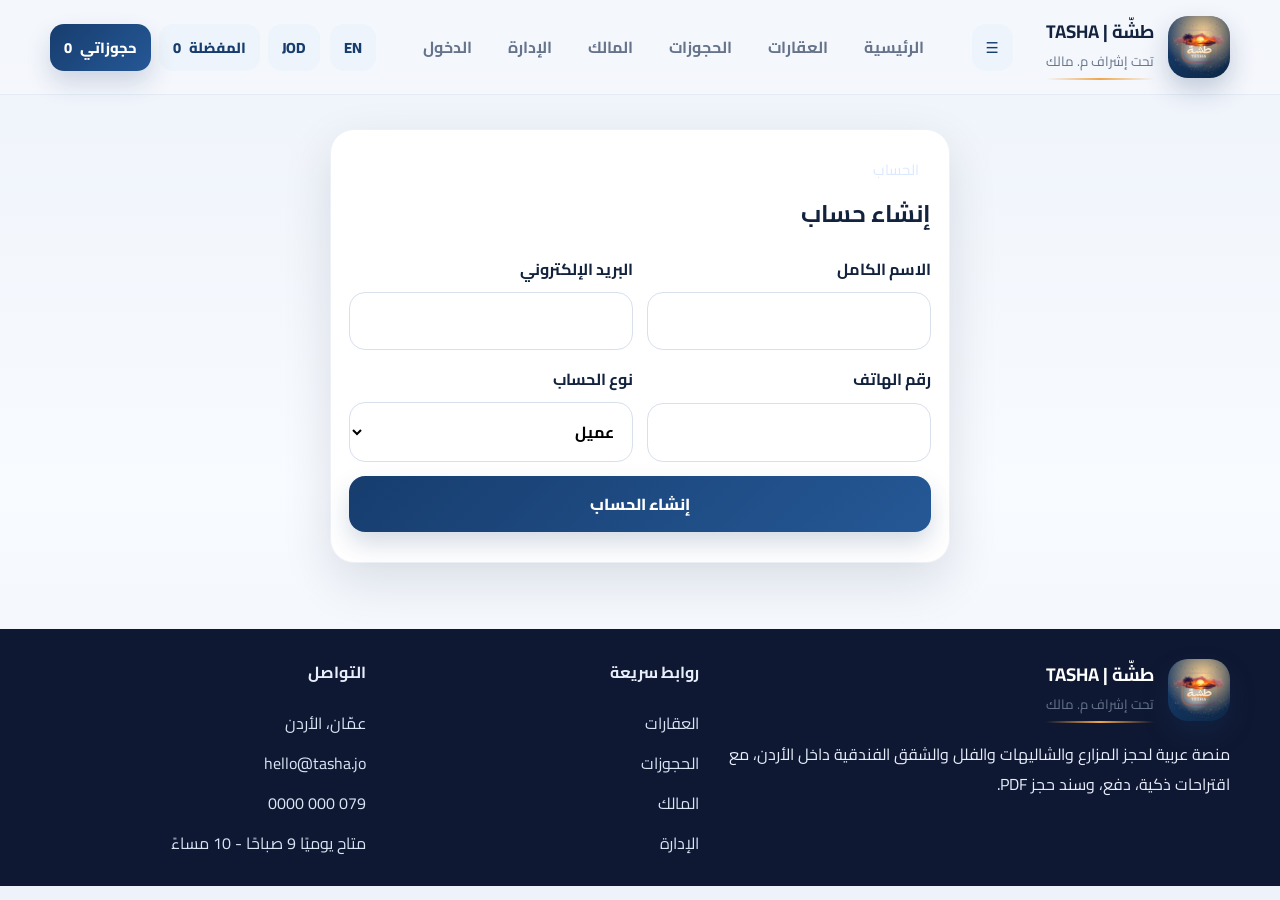
<file: register.html>
<!doctype html><html lang="ar" dir="rtl"><head><meta charset="UTF-8"/><meta name="viewport" content="width=device-width, initial-scale=1.0"/><meta name="theme-color" content="#173d6e"/><link rel="manifest" href="manifest.json"/><title>إنشاء حساب | طشّة</title><link rel="preconnect" href="https://fonts.googleapis.com"><link rel="preconnect" href="https://fonts.gstatic.com" crossorigin><link href="https://fonts.googleapis.com/css2?family=Cairo:wght@400;600;700;800&display=swap" rel="stylesheet"><link rel="stylesheet" href="styles.css"/></head><body><div class="page-shell"><header class="site-header" data-site-header></header><main><section class="page-hero"><div class="container" style="max-width:620px"><div class="panel"><div class="section-head"><span class="section-kicker">الحساب</span><h1 style="margin:0">إنشاء حساب</h1></div><form id="registerForm" class="form-grid"><label>الاسم الكامل<input name="fullName" required></label><label>البريد الإلكتروني<input type="email" name="email" required></label><label>رقم الهاتف<input name="phone" required></label><label>نوع الحساب<select name="role"><option value="customer">عميل</option><option value="owner">مالك عقار</option></select></label><label style="grid-column:1/-1"><button class="btn btn-primary btn-block">إنشاء الحساب</button></label></form><div id="registerMessage" style="margin-top:12px"></div></div></div></section></main><footer class="footer" data-site-footer></footer></div><script src="data.js"></script><script src="app.js"></script><script src="register.js"></script></body></html>
</file>
<file: styles.css>
:root{--bg:#0b1530;--bg2:#101f44;--panel:#ffffff;--soft:#f5f7fb;--text:#13233e;--muted:#66748b;--line:#d8e0ec;--primary:#173d6e;--primary2:#255896;--accent:#f0a64b;--accent2:#ffd391;--success:#1f9d72;--danger:#d95e5e;--shadow:0 18px 50px rgba(6,18,42,.12);--radius:24px}
*{box-sizing:border-box}html{scroll-behavior:smooth}body{margin:0;font-family:'Cairo',system-ui,sans-serif;background:linear-gradient(180deg,#eef3fa,#f8fbff 55%,#eef4fb);color:var(--text)}body.lang-en{direction:ltr}.container{width:min(1180px,calc(100% - 30px));margin:auto}a{text-decoration:none;color:inherit}img{max-width:100%;display:block}button,input,select,textarea{font:inherit}button{cursor:pointer;border:none}
.site-header{position:sticky;top:0;z-index:60;background:rgba(245,248,252,.88);backdrop-filter:blur(16px);border-bottom:1px solid #e4ebf4}.nav-wrap{display:flex;gap:16px;align-items:center;justify-content:space-between;padding:14px 0}.brand{display:flex;align-items:center;gap:14px}.logo-mark{width:62px;height:62px;border-radius:20px;background:linear-gradient(135deg,var(--primary),#0b2746);display:grid;place-items:center;box-shadow:0 12px 26px rgba(23,61,110,.24);position:relative;overflow:hidden}.logo-mark::before,.logo-mark::after{content:'';position:absolute;border-radius:999px}.logo-mark::before{width:90px;height:90px;top:-28px;right:-18px;background:radial-gradient(circle,var(--accent2),transparent 62%);animation:glow 4s ease-in-out infinite}.logo-mark::after{width:34px;height:34px;left:10px;bottom:8px;background:radial-gradient(circle,#fff,transparent 65%);opacity:.6;animation:float 3s ease-in-out infinite}.logo-mark img{width:100%;height:100%;object-fit:cover;position:relative;z-index:2}.brand-copy strong{display:block;font-size:1.15rem}.brand-copy small{display:block;color:var(--muted);position:relative}.brand-copy small::after{content:'';display:block;height:2px;background:linear-gradient(90deg,transparent,var(--accent),transparent);margin-top:4px;animation:glowline 2.6s ease-in-out infinite}
.nav{display:flex;gap:8px;align-items:center;flex-wrap:wrap}.nav a{padding:10px 14px;border-radius:14px;color:var(--muted);font-weight:700}.nav a.active,.nav a:hover{background:#ebf2fb;color:var(--primary)}.nav-tools{display:flex;gap:8px;align-items:center}.mobile-toggle{display:none;background:#ebf2fb;border-radius:14px;padding:10px 14px}
.btn{display:inline-flex;align-items:center;justify-content:center;gap:8px;padding:13px 18px;border-radius:16px;font-weight:800}.btn-primary{background:linear-gradient(135deg,var(--primary),var(--primary2));color:#fff;box-shadow:0 12px 24px rgba(23,61,110,.18)}.btn-secondary{background:#eef4fb;color:var(--primary)}.btn-accent{background:linear-gradient(135deg,var(--accent),#f6bb67);color:#13233e}.btn-outline{border:1px solid var(--line);background:#fff;color:var(--text)}.btn-small{padding:10px 14px;border-radius:14px;font-size:.92rem}.btn-block{width:100%}
.hero{padding:46px 0 24px;background:linear-gradient(140deg,var(--bg),var(--bg2) 55%,#163e6e);color:#fff}.hero-grid{display:grid;grid-template-columns:1.15fr .85fr;gap:24px;align-items:center}.eyebrow,.section-kicker{display:inline-flex;background:rgba(255,255,255,.12);padding:8px 12px;border-radius:999px;font-size:.92rem;color:#dce8ff}.hero h1{font-size:clamp(2rem,3vw,3.2rem);line-height:1.3;margin:14px 0}.hero p{color:#dce6f8;font-size:1.05rem}.hero-actions,.card-actions,.chip-row,.toolbar-switches{display:flex;gap:10px;flex-wrap:wrap}.quick-badges{display:flex;gap:10px;flex-wrap:wrap;margin-top:18px}.quick-badges span,.status-chip{background:rgba(255,255,255,.1);border:1px solid rgba(255,255,255,.16);padding:9px 12px;border-radius:999px;color:#fff}
.glass{background:rgba(255,255,255,.1);border:1px solid rgba(255,255,255,.14);box-shadow:0 14px 40px rgba(6,18,42,.2);backdrop-filter:blur(16px)}.hero-panel{padding:22px;border-radius:28px}.hero-panel-grid{display:grid;gap:18px}.mini-kpi{display:grid;grid-template-columns:repeat(2,1fr);gap:12px}.mini-kpi div{background:rgba(255,255,255,.08);padding:14px;border-radius:18px}.mini-kpi strong{display:block;font-size:1.4rem}.mini-kpi span{color:#dce6f8;font-size:.9rem}
.section,.page-hero{padding:34px 0}.section.alt{background:#f3f7fc}.section-head{margin-bottom:18px}.section-head h2,.page-hero h1{margin:.35rem 0 0}.section-head p{color:var(--muted)}.feature-grid,.cards-grid,.dashboard-grid,.stats-grid,.steps-grid,.owner-grid,.ai-grid,.property-layout,.property-extra-grid,.footer-grid{display:grid;gap:18px}.feature-grid,.dashboard-grid{grid-template-columns:repeat(4,1fr)}.stats-grid{grid-template-columns:repeat(3,1fr)}.cards-grid{grid-template-columns:repeat(3,1fr)}.steps-grid{grid-template-columns:repeat(4,1fr)}.owner-grid{grid-template-columns:1fr 1fr}.ai-grid{grid-template-columns:1fr 1fr;align-items:start}.feature-card,.panel,.stat-card,.step-card,.faq-card,.card,.receipt-card{background:var(--panel);border-radius:24px;box-shadow:var(--shadow);padding:18px;border:1px solid #edf2f8}.panel h3,.card h3{margin:0 0 8px}.muted,.card-desc,.faq-card p{color:var(--muted)}
.card{padding:0;overflow:hidden}.card-image{height:220px;width:100%;object-fit:cover}.card-body{padding:16px}.card-title-row,.row-between,.receipt-header,.summary-item{display:flex;align-items:center;justify-content:space-between;gap:12px}.price{font-size:1.05rem;font-weight:800;color:var(--primary)}.meta-list{display:flex;gap:8px;flex-wrap:wrap;margin:12px 0}.meta-item,.badge{background:#eef4fb;color:var(--primary);padding:8px 10px;border-radius:999px;font-size:.88rem}.badge.accent{background:#fff1da;color:#9a630e}.card-city{color:var(--muted);font-size:.93rem}.badge-row{position:absolute;top:14px;left:14px;display:flex;gap:8px;flex-wrap:wrap}.card-image-wrap{position:relative}.property-gallery{display:grid;grid-template-columns:2fr 1fr 1fr;gap:10px}.property-gallery .main-image{grid-row:1/3;height:100%;min-height:330px;object-fit:cover;border-radius:24px}.property-gallery img:not(.main-image){height:160px;object-fit:cover;border-radius:24px}.property-layout{grid-template-columns:minmax(0,1fr) 360px;align-items:start}.property-extra-grid{display:grid;grid-template-columns:1fr 1fr;gap:18px;margin-top:18px}.sticky-box{position:sticky;top:98px}.amenities{display:flex;gap:10px;flex-wrap:wrap}.amenity,.notice,.empty-state{padding:12px 14px;border-radius:16px;background:#f3f7fc}.notice{background:#ecf8f3;color:#0e6c4d}.empty-state{background:#fff5f5;color:#9f3333}
.filter-bar,.receipt-meta,.summary-list{background:#fff;border-radius:24px;padding:16px;box-shadow:var(--shadow);border:1px solid #edf2f8}.summary-list{display:grid;gap:10px}.form-grid{display:grid;grid-template-columns:repeat(2,1fr);gap:14px}.form-grid.compact{grid-template-columns:repeat(4,1fr)}label{display:grid;gap:8px;font-weight:700}input,select,textarea{width:100%;padding:13px 14px;border-radius:16px;border:1px solid var(--line);background:#fff}textarea{resize:vertical}.chat-window{background:#f6f9fd;border-radius:24px;padding:14px;min-height:260px;max-height:360px;overflow:auto;border:1px solid #e7edf7}.chat-bubble{padding:14px 16px;border-radius:18px;max-width:90%;margin-bottom:12px;line-height:1.7}.chat-bubble.ai{background:#fff;border:1px solid #e4ebf4}.chat-bubble.user{background:linear-gradient(135deg,var(--primary),var(--primary2));color:#fff;margin-inline-start:auto}.chat-actions{display:flex;gap:10px;flex-wrap:wrap;margin-top:12px}.sample-chip{border:1px dashed #bdd0ea;background:#fff;color:var(--primary);padding:10px 12px;border-radius:999px}
.calendar-grid{display:grid;grid-template-columns:repeat(7,1fr);gap:8px;margin-top:14px}.calendar-day{padding:10px;border-radius:16px;background:#f6f9fd;text-align:center;border:1px solid #e6edf7}.calendar-day.available small{color:var(--success)}.calendar-day.blocked{background:#fff2f2}.calendar-day.blocked small{color:var(--danger)}.calendar-day.header{background:#e9f0fa;font-weight:800}
.footer{margin-top:32px;padding:28px 0;background:#0f1832;color:#e7eefc}.footer-grid{grid-template-columns:1.3fr .8fr .8fr}.footer h4{margin-top:0}.footer ul{list-style:none;padding:0;margin:0;display:grid;gap:10px;color:#d9e4f5}.mobile-app-nav{display:none}.install-banner{position:fixed;left:20px;right:20px;bottom:88px;background:#fff;border:1px solid #e4ebf4;border-radius:22px;padding:16px;box-shadow:var(--shadow);display:none;z-index:80}.install-banner.show{display:block}
.kpi{font-size:2rem;font-weight:800;color:var(--primary)}.table-list{display:grid;gap:14px}.receipt-footer{display:flex;justify-content:space-between;gap:12px;align-items:center;flex-wrap:wrap}.hero-panel .form-grid.compact{grid-template-columns:repeat(2,1fr)}
@keyframes glow{0%,100%{transform:scale(1);opacity:.65}50%{transform:scale(1.08);opacity:1}}@keyframes float{0%,100%{transform:translateY(0)}50%{transform:translateY(-6px)}}@keyframes glowline{0%,100%{opacity:.35;transform:scaleX(.7)}50%{opacity:1;transform:scaleX(1)}}
@media (max-width:1024px){.feature-grid,.dashboard-grid,.cards-grid,.steps-grid,.owner-grid,.ai-grid,.property-layout,.property-extra-grid,.stats-grid,.hero-grid,.footer-grid,.form-grid.compact{grid-template-columns:1fr 1fr}.sticky-box{position:static}}
@media (max-width:720px){.nav{display:none;position:absolute;inset-inline:12px;top:74px;background:#fff;border:1px solid #e4ebf4;border-radius:20px;padding:12px;box-shadow:var(--shadow)}.nav.open{display:grid}.mobile-toggle{display:inline-flex}.nav-wrap{flex-wrap:wrap}.hero,.section,.page-hero{padding:22px 0}.feature-grid,.dashboard-grid,.cards-grid,.steps-grid,.owner-grid,.ai-grid,.property-layout,.property-extra-grid,.stats-grid,.hero-grid,.footer-grid,.form-grid,.form-grid.compact,.hero-panel .form-grid.compact{grid-template-columns:1fr}.property-gallery{grid-template-columns:1fr}.property-gallery .main-image{min-height:260px}.property-gallery img:not(.main-image){height:130px}.mobile-app-nav{display:grid;grid-template-columns:repeat(5,1fr);position:fixed;bottom:0;left:0;right:0;background:rgba(255,255,255,.96);backdrop-filter:blur(10px);padding:12px 10px env(safe-area-inset-bottom);border-top:1px solid #e4ebf4;z-index:70}.mobile-app-nav a{display:grid;justify-items:center;gap:6px;color:var(--muted);font-size:.8rem}.mobile-app-nav a.active{color:var(--primary);font-weight:800}body{padding-bottom:82px}.install-banner{bottom:100px}}
</file>
